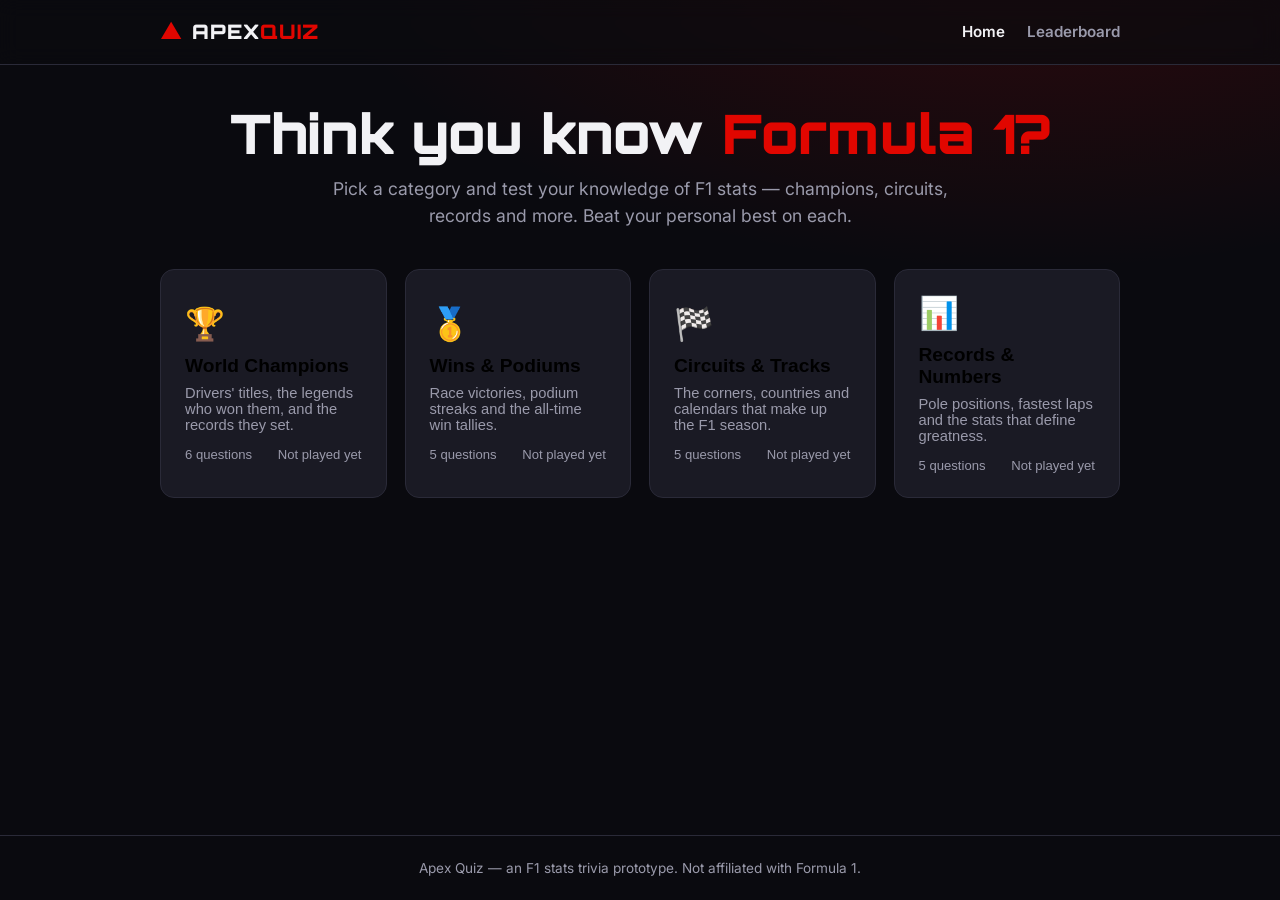
<file: index.html>
<!DOCTYPE html>
<html lang="en">
<head>
  <meta charset="UTF-8" />
  <meta name="viewport" content="width=device-width, initial-scale=1.0" />
  <title>Apex Quiz — F1 Stats Trivia</title>
  <meta name="description" content="Test your Formula 1 knowledge with stat-based quizzes across champions, circuits, records and more." />
  <link rel="preconnect" href="https://fonts.googleapis.com" />
  <link rel="preconnect" href="https://fonts.gstatic.com" crossorigin />
  <link href="https://fonts.googleapis.com/css2?family=Orbitron:wght@500;700;900&family=Inter:wght@400;500;600;700&display=swap" rel="stylesheet" />
  <link rel="stylesheet" href="styles.css" />
</head>
<body>
  <header class="topbar">
    <div class="wrap">
      <a class="brand" href="#" data-nav="home">
        <span class="brand-mark">▲</span>
        <span class="brand-name">APEX<span class="brand-accent">QUIZ</span></span>
      </a>
      <nav class="topnav">
        <a href="#" data-nav="home" class="active">Home</a>
        <a href="#" data-nav="stats">Leaderboard</a>
      </nav>
    </div>
  </header>

  <main id="app" class="wrap">
    <!-- Views are rendered here by app.js -->
  </main>

  <footer class="footer">
    <div class="wrap">
      <p>Apex Quiz — an F1 stats trivia prototype. Not affiliated with Formula 1.</p>
    </div>
  </footer>

  <script src="data/questions.js"></script>
  <script src="app.js"></script>
</body>
</html>
</file>
<file: styles.css>
:root {
  --bg: #0a0a0f;
  --bg-elev: #14141c;
  --bg-card: #1a1a24;
  --border: #2a2a38;
  --text: #f2f2f5;
  --muted: #9a9aab;
  --red: #e10600;        /* F1 red */
  --red-dark: #b00500;
  --green: #2ec27e;
  --amber: #ffb020;
  --radius: 14px;
  --shadow: 0 10px 30px rgba(0, 0, 0, 0.45);
}

* { box-sizing: border-box; margin: 0; padding: 0; }

html { scroll-behavior: smooth; }

body {
  font-family: "Inter", system-ui, -apple-system, sans-serif;
  background:
    radial-gradient(1200px 600px at 80% -10%, rgba(225, 6, 0, 0.18), transparent 60%),
    var(--bg);
  color: var(--text);
  min-height: 100vh;
  display: flex;
  flex-direction: column;
  line-height: 1.5;
}

.wrap { width: min(960px, 92vw); margin: 0 auto; }

/* ---------- Top bar ---------- */
.topbar {
  border-bottom: 1px solid var(--border);
  background: rgba(10, 10, 15, 0.7);
  backdrop-filter: blur(10px);
  position: sticky;
  top: 0;
  z-index: 10;
}
.topbar .wrap {
  display: flex;
  align-items: center;
  justify-content: space-between;
  height: 64px;
}
.brand {
  display: flex;
  align-items: center;
  gap: 10px;
  text-decoration: none;
  color: var(--text);
}
.brand-mark {
  color: var(--red);
  font-size: 1.4rem;
  transform: translateY(-1px);
}
.brand-name {
  font-family: "Orbitron", sans-serif;
  font-weight: 900;
  letter-spacing: 1px;
  font-size: 1.25rem;
}
.brand-accent { color: var(--red); }
.topnav { display: flex; gap: 22px; }
.topnav a {
  color: var(--muted);
  text-decoration: none;
  font-weight: 600;
  font-size: 0.95rem;
  transition: color 0.15s;
}
.topnav a:hover, .topnav a.active { color: var(--text); }

/* ---------- Layout ---------- */
main { flex: 1; padding: 40px 0 60px; }

.hero { text-align: center; margin-bottom: 40px; }
.hero h1 {
  font-family: "Orbitron", sans-serif;
  font-size: clamp(2rem, 6vw, 3.4rem);
  font-weight: 900;
  line-height: 1.05;
  margin-bottom: 14px;
}
.hero h1 .hl { color: var(--red); }
.hero p { color: var(--muted); font-size: 1.1rem; max-width: 620px; margin: 0 auto; }

/* ---------- Category grid ---------- */
.cat-grid {
  display: grid;
  grid-template-columns: repeat(auto-fit, minmax(220px, 1fr));
  gap: 18px;
}
.cat-card {
  background: var(--bg-card);
  border: 1px solid var(--border);
  border-radius: var(--radius);
  padding: 24px;
  text-align: left;
  cursor: pointer;
  transition: transform 0.15s, border-color 0.15s, box-shadow 0.15s;
  position: relative;
  overflow: hidden;
}
.cat-card::before {
  content: "";
  position: absolute;
  left: 0; top: 0; bottom: 0;
  width: 4px;
  background: var(--red);
  transform: scaleY(0);
  transform-origin: top;
  transition: transform 0.2s;
}
.cat-card:hover {
  transform: translateY(-4px);
  border-color: #3a3a4a;
  box-shadow: var(--shadow);
}
.cat-card:hover::before { transform: scaleY(1); }
.cat-icon { font-size: 2rem; margin-bottom: 12px; }
.cat-card h3 { font-size: 1.2rem; margin-bottom: 8px; }
.cat-card p { color: var(--muted); font-size: 0.92rem; margin-bottom: 14px; }
.cat-meta {
  display: flex;
  align-items: center;
  justify-content: space-between;
  font-size: 0.82rem;
  color: var(--muted);
}
.cat-best { color: var(--amber); font-weight: 600; }

/* ---------- Buttons ---------- */
.btn {
  font-family: inherit;
  font-weight: 600;
  font-size: 1rem;
  border: none;
  border-radius: 10px;
  padding: 14px 26px;
  cursor: pointer;
  transition: transform 0.1s, filter 0.15s, background 0.15s;
}
.btn:active { transform: translateY(1px); }
.btn-primary { background: var(--red); color: #fff; }
.btn-primary:hover { filter: brightness(1.1); }
.btn-ghost {
  background: transparent;
  color: var(--text);
  border: 1px solid var(--border);
}
.btn-ghost:hover { border-color: #4a4a5a; }
.btn-row { display: flex; gap: 12px; flex-wrap: wrap; justify-content: center; margin-top: 24px; }

/* ---------- Quiz ---------- */
.quiz-head {
  display: flex;
  align-items: center;
  justify-content: space-between;
  margin-bottom: 18px;
}
.quiz-head h2 { font-size: 1.3rem; }
.quiz-progress-label { color: var(--muted); font-size: 0.9rem; }

.progress-track {
  height: 6px;
  background: var(--bg-elev);
  border-radius: 99px;
  overflow: hidden;
  margin-bottom: 30px;
}
.progress-fill {
  height: 100%;
  background: linear-gradient(90deg, var(--red), #ff5a3c);
  width: 0;
  transition: width 0.3s ease;
}

.question-card {
  background: var(--bg-card);
  border: 1px solid var(--border);
  border-radius: var(--radius);
  padding: 30px;
  box-shadow: var(--shadow);
}
.question-card .q-text {
  font-size: 1.3rem;
  font-weight: 600;
  margin-bottom: 24px;
  line-height: 1.4;
}
.options { display: grid; gap: 12px; }
.option {
  display: flex;
  align-items: center;
  gap: 14px;
  background: var(--bg-elev);
  border: 1px solid var(--border);
  border-radius: 10px;
  padding: 16px 18px;
  cursor: pointer;
  text-align: left;
  font-size: 1rem;
  color: var(--text);
  font-family: inherit;
  transition: border-color 0.15s, background 0.15s;
  width: 100%;
}
.option:hover:not(:disabled) { border-color: #4a4a5a; background: #1f1f2b; }
.option:disabled { cursor: default; }
.option .key {
  flex: none;
  width: 28px; height: 28px;
  display: grid; place-items: center;
  border-radius: 7px;
  background: var(--border);
  font-weight: 700;
  font-size: 0.85rem;
}
.option.correct { border-color: var(--green); background: rgba(46, 194, 126, 0.12); }
.option.correct .key { background: var(--green); color: #07140d; }
.option.wrong { border-color: var(--red); background: rgba(225, 6, 0, 0.12); }
.option.wrong .key { background: var(--red); color: #fff; }

.feedback {
  margin-top: 22px;
  padding-top: 20px;
  border-top: 1px solid var(--border);
  display: none;
}
.feedback.show { display: block; }
.feedback .verdict { font-weight: 700; margin-bottom: 6px; }
.feedback .verdict.right { color: var(--green); }
.feedback .verdict.nope { color: var(--red); }
.feedback .fact { color: var(--muted); font-size: 0.95rem; margin-bottom: 18px; }
.feedback .btn { width: 100%; }

/* ---------- Results ---------- */
.results { text-align: center; }
.score-ring {
  --pct: 0;
  width: 180px; height: 180px;
  border-radius: 50%;
  margin: 10px auto 24px;
  display: grid;
  place-items: center;
  background:
    radial-gradient(closest-side, var(--bg) 78%, transparent 79%),
    conic-gradient(var(--red) calc(var(--pct) * 1%), var(--bg-elev) 0);
}
.score-ring .score-num {
  font-family: "Orbitron", sans-serif;
  font-size: 2.6rem;
  font-weight: 900;
}
.score-ring .score-sub { color: var(--muted); font-size: 0.9rem; }
.results h2 { font-family: "Orbitron", sans-serif; font-size: 1.8rem; margin-bottom: 8px; }
.results .blurb { color: var(--muted); margin-bottom: 8px; }
.results .pb { color: var(--amber); font-weight: 600; margin-bottom: 10px; }

/* ---------- Leaderboard / stats ---------- */
.panel {
  background: var(--bg-card);
  border: 1px solid var(--border);
  border-radius: var(--radius);
  padding: 8px 0;
  overflow: hidden;
}
.lb-row {
  display: flex;
  align-items: center;
  justify-content: space-between;
  padding: 16px 22px;
  border-bottom: 1px solid var(--border);
}
.lb-row:last-child { border-bottom: none; }
.lb-cat { display: flex; align-items: center; gap: 12px; font-weight: 600; }
.lb-cat .ic { font-size: 1.3rem; }
.lb-score { font-family: "Orbitron", sans-serif; font-weight: 700; }
.lb-score.empty { color: var(--muted); font-weight: 400; font-family: inherit; }
.section-title {
  font-family: "Orbitron", sans-serif;
  font-size: 1.5rem;
  margin-bottom: 18px;
}
.empty-note { color: var(--muted); text-align: center; margin-top: 20px; }

/* ---------- Footer ---------- */
.footer {
  border-top: 1px solid var(--border);
  padding: 22px 0;
}
.footer p { color: var(--muted); font-size: 0.85rem; text-align: center; }

/* ---------- Misc ---------- */
.back-link {
  background: none;
  border: none;
  color: var(--muted);
  cursor: pointer;
  font-family: inherit;
  font-size: 0.9rem;
  margin-bottom: 18px;
  padding: 0;
}
.back-link:hover { color: var(--text); }

.fade-in { animation: fade 0.25s ease; }
@keyframes fade { from { opacity: 0; transform: translateY(8px); } to { opacity: 1; transform: none; } }
</file>
